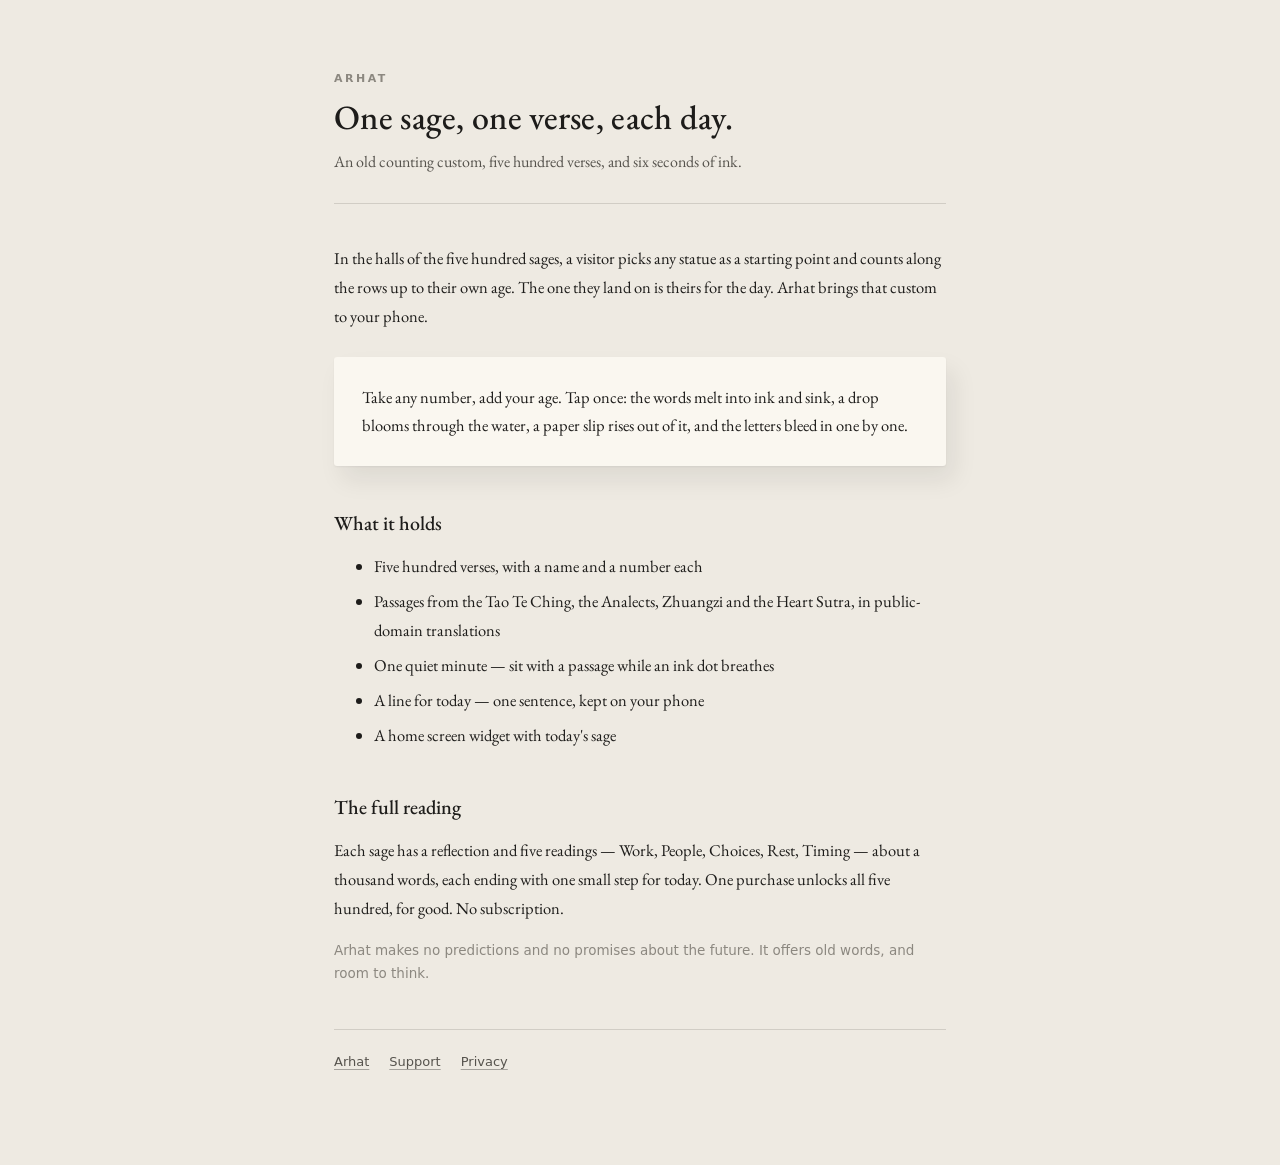
<file: index.html>
<!doctype html><html lang="en"><head><meta charset="utf-8">
<meta name="viewport" content="width=device-width,initial-scale=1">
<title>Arhat — one verse a day</title>
<link rel="preconnect" href="https://fonts.gstatic.com" crossorigin>
<link rel="stylesheet" href="https://fonts.googleapis.com/css2?family=EB+Garamond:wght@400;500&display=swap">
<link rel="stylesheet" href="_style.css"></head><body><div class="wrap">
<header><div class="mark">Arhat</div><h1>One sage, one verse, each day.</h1><p class="sub">An old counting custom, five hundred verses, and six seconds of ink.</p></header>
<p>In the halls of the five hundred sages, a visitor picks any statue as a starting point and counts along the rows up to their own age. The one they land on is theirs for the day. Arhat brings that custom to your phone.</p>
<div class="card"><p>Take any number, add your age. Tap once: the words melt into ink and sink, a drop blooms through the water, a paper slip rises out of it, and the letters bleed in one by one.</p></div>
<h2>What it holds</h2>
<ul>
<li>Five hundred verses, with a name and a number each</li>
<li>Passages from the Tao Te Ching, the Analects, Zhuangzi and the Heart Sutra, in public-domain translations</li>
<li>One quiet minute — sit with a passage while an ink dot breathes</li>
<li>A line for today — one sentence, kept on your phone</li>
<li>A home screen widget with today's sage</li>
</ul>
<h2>The full reading</h2>
<p>Each sage has a reflection and five readings — Work, People, Choices, Rest, Timing — about a thousand words, each ending with one small step for today. One purchase unlocks all five hundred, for good. No subscription.</p>
<p class="small">Arhat makes no predictions and no promises about the future. It offers old words, and room to think.</p>
<nav><a href="index.html">Arhat</a><a href="support.html">Support</a><a href="privacy.html">Privacy</a></nav>
</div></body></html>
</file>
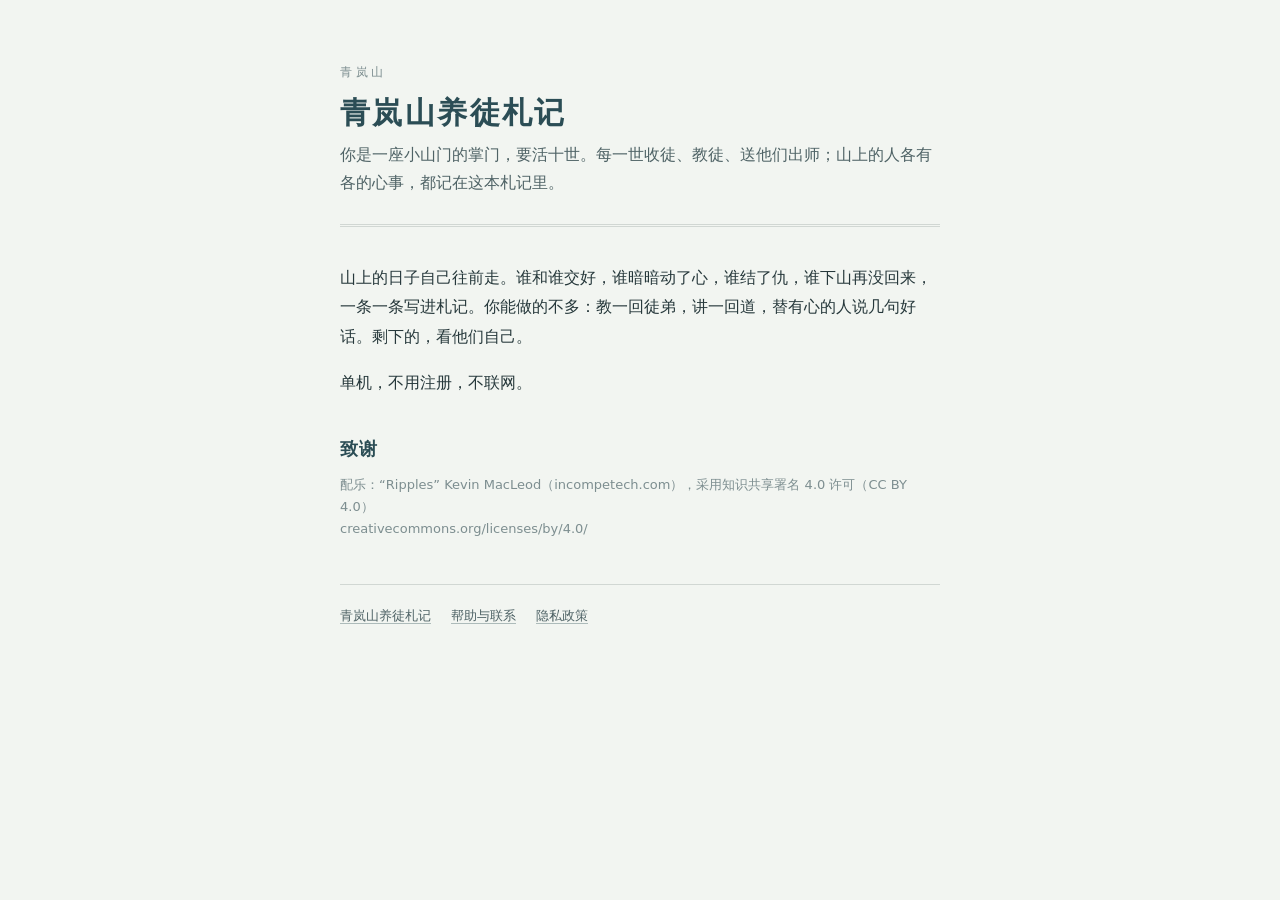
<file: qinglanshan/index.html>
<!doctype html><html lang="zh-Hans"><head><meta charset="utf-8">
<meta name="viewport" content="width=device-width,initial-scale=1">
<title>青岚山养徒札记</title>
<link rel="stylesheet" href="_style.css"></head><body><div class="wrap">
<header><div class="mark">青岚山</div><h1>青岚山养徒札记</h1><p class="sub">你是一座小山门的掌门，要活十世。每一世收徒、教徒、送他们出师；山上的人各有各的心事，都记在这本札记里。</p></header>
<p>山上的日子自己往前走。谁和谁交好，谁暗暗动了心，谁结了仇，谁下山再没回来，一条一条写进札记。你能做的不多：教一回徒弟，讲一回道，替有心的人说几句好话。剩下的，看他们自己。</p>
<p>单机，不用注册，不联网。</p>
<h2>致谢</h2>
<p class="small">配乐：“Ripples” Kevin MacLeod（incompetech.com），采用知识共享署名 4.0 许可（CC BY 4.0）<br>creativecommons.org/licenses/by/4.0/</p>
<nav><a href="index.html">青岚山养徒札记</a><a href="support.html">帮助与联系</a><a href="privacy.html">隐私政策</a></nav>
</div></body></html>
</file>
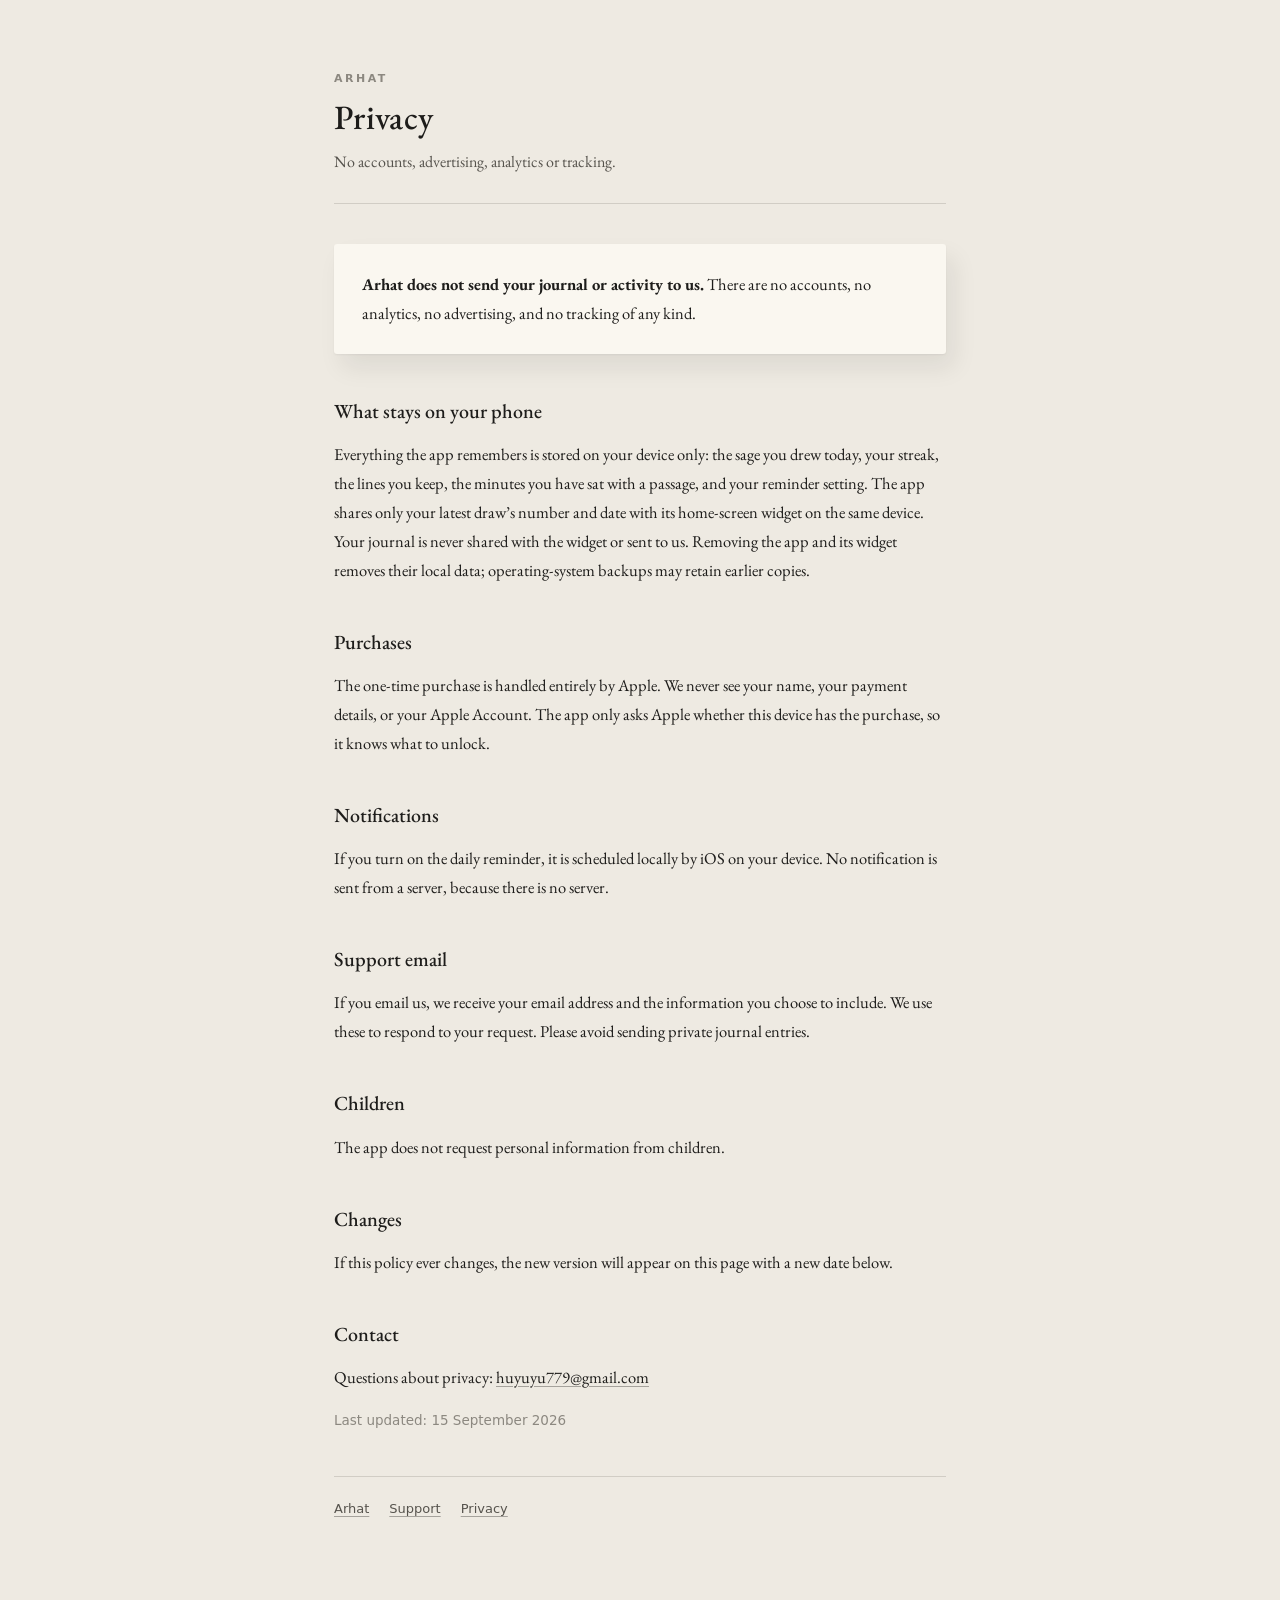
<file: privacy.html>
<!doctype html><html lang="en"><head><meta charset="utf-8">
<meta name="viewport" content="width=device-width,initial-scale=1">
<title>Privacy — Arhat</title>
<link rel="preconnect" href="https://fonts.gstatic.com" crossorigin>
<link rel="stylesheet" href="https://fonts.googleapis.com/css2?family=EB+Garamond:wght@400;500&display=swap">
<link rel="stylesheet" href="_style.css"></head><body><div class="wrap">
<header><div class="mark">Arhat</div><h1>Privacy</h1><p class="sub">No accounts, advertising, analytics or tracking.</p></header>
<div class="card"><p><strong>Arhat does not send your journal or activity to us.</strong> There are no accounts, no analytics, no advertising, and no tracking of any kind.</p></div>
<h2>What stays on your phone</h2>
<p>Everything the app remembers is stored on your device only: the sage you drew today, your streak, the lines you keep, the minutes you have sat with a passage, and your reminder setting. The app shares only your latest draw’s number and date with its home-screen widget on the same device. Your journal is never shared with the widget or sent to us. Removing the app and its widget removes their local data; operating-system backups may retain earlier copies.</p>
<h2>Purchases</h2>
<p>The one-time purchase is handled entirely by Apple. We never see your name, your payment details, or your Apple Account. The app only asks Apple whether this device has the purchase, so it knows what to unlock.</p>
<h2>Notifications</h2>
<p>If you turn on the daily reminder, it is scheduled locally by iOS on your device. No notification is sent from a server, because there is no server.</p>
<h2>Support email</h2>
<p>If you email us, we receive your email address and the information you choose to include. We use these to respond to your request. Please avoid sending private journal entries.</p>
<h2>Children</h2>
<p>The app does not request personal information from children.</p>
<h2>Changes</h2>
<p>If this policy ever changes, the new version will appear on this page with a new date below.</p>
<h2>Contact</h2>
<p>Questions about privacy: <a href="mailto:huyuyu779@gmail.com">huyuyu779@gmail.com</a></p>
<p class="small">Last updated: 15 September 2026</p>
<nav><a href="index.html">Arhat</a><a href="support.html">Support</a><a href="privacy.html">Privacy</a></nav>
</div></body></html>
</file>
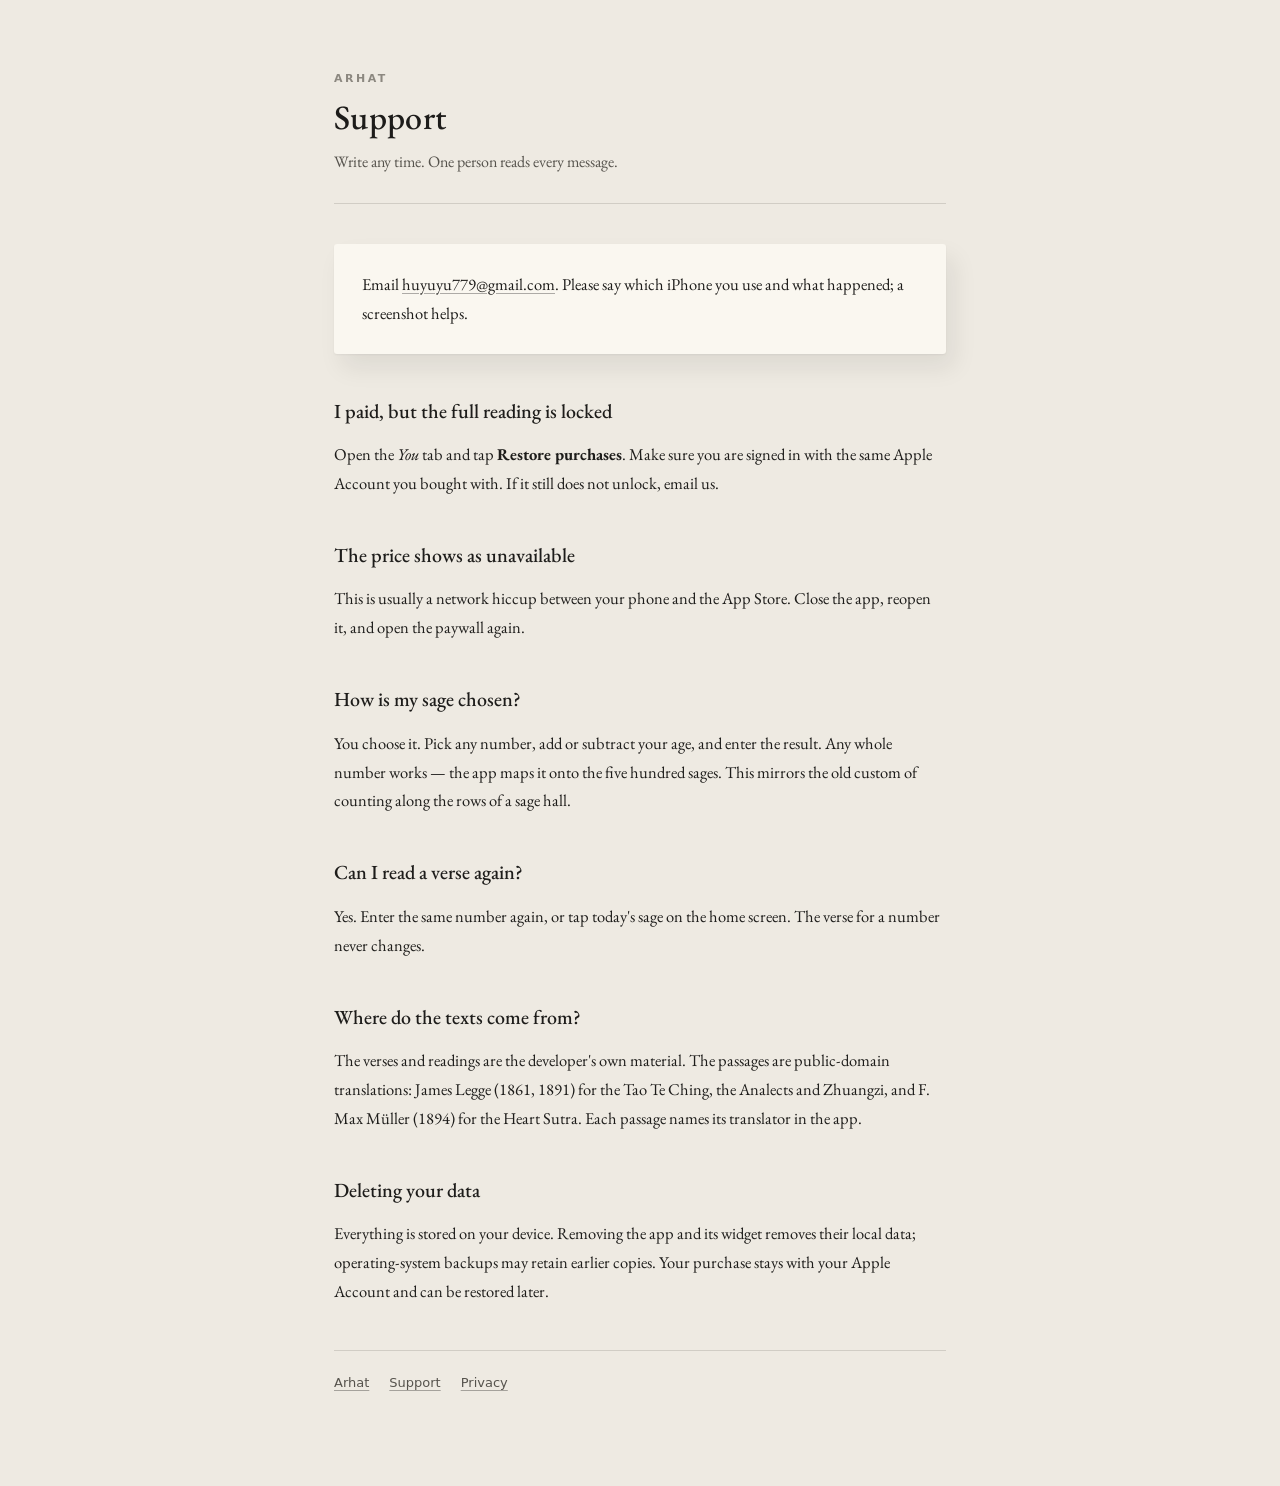
<file: support.html>
<!doctype html><html lang="en"><head><meta charset="utf-8">
<meta name="viewport" content="width=device-width,initial-scale=1">
<title>Support — Arhat</title>
<link rel="preconnect" href="https://fonts.gstatic.com" crossorigin>
<link rel="stylesheet" href="https://fonts.googleapis.com/css2?family=EB+Garamond:wght@400;500&display=swap">
<link rel="stylesheet" href="_style.css"></head><body><div class="wrap">
<header><div class="mark">Arhat</div><h1>Support</h1><p class="sub">Write any time. One person reads every message.</p></header>
<div class="card"><p>Email <a href="mailto:huyuyu779@gmail.com">huyuyu779@gmail.com</a>. Please say which iPhone you use and what happened; a screenshot helps.</p></div>
<h2>I paid, but the full reading is locked</h2>
<p>Open the <em>You</em> tab and tap <strong>Restore purchases</strong>. Make sure you are signed in with the same Apple Account you bought with. If it still does not unlock, email us.</p>
<h2>The price shows as unavailable</h2>
<p>This is usually a network hiccup between your phone and the App Store. Close the app, reopen it, and open the paywall again.</p>
<h2>How is my sage chosen?</h2>
<p>You choose it. Pick any number, add or subtract your age, and enter the result. Any whole number works — the app maps it onto the five hundred sages. This mirrors the old custom of counting along the rows of a sage hall.</p>
<h2>Can I read a verse again?</h2>
<p>Yes. Enter the same number again, or tap today's sage on the home screen. The verse for a number never changes.</p>
<h2>Where do the texts come from?</h2>
<p>The verses and readings are the developer's own material. The passages are public-domain translations: James Legge (1861, 1891) for the Tao Te Ching, the Analects and Zhuangzi, and F. Max Müller (1894) for the Heart Sutra. Each passage names its translator in the app.</p>
<h2>Deleting your data</h2>
<p>Everything is stored on your device. Removing the app and its widget removes their local data; operating-system backups may retain earlier copies. Your purchase stays with your Apple Account and can be restored later.</p>
<nav><a href="index.html">Arhat</a><a href="support.html">Support</a><a href="privacy.html">Privacy</a></nav>
</div></body></html>
</file>
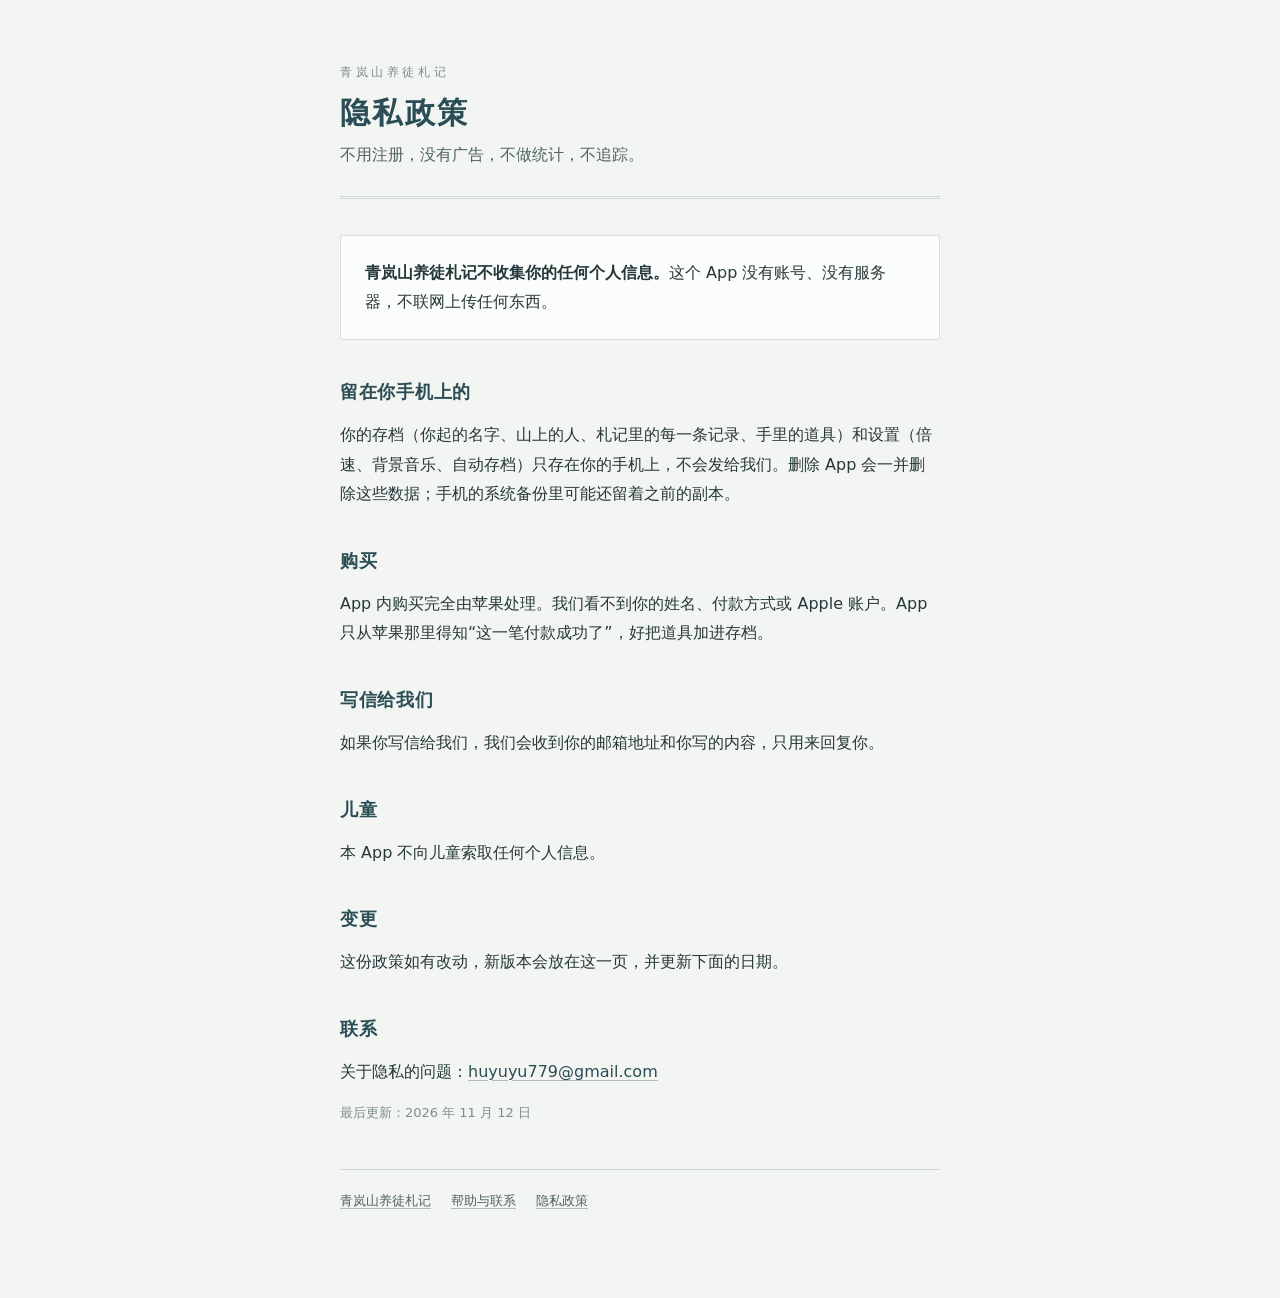
<file: qinglanshan/privacy.html>
<!doctype html><html lang="zh-Hans"><head><meta charset="utf-8">
<meta name="viewport" content="width=device-width,initial-scale=1">
<title>隐私政策 · 青岚山养徒札记</title>
<link rel="stylesheet" href="_style.css"></head><body><div class="wrap">
<header><div class="mark">青岚山养徒札记</div><h1>隐私政策</h1><p class="sub">不用注册，没有广告，不做统计，不追踪。</p></header>
<div class="card"><p><strong>青岚山养徒札记不收集你的任何个人信息。</strong>这个 App 没有账号、没有服务器，不联网上传任何东西。</p></div>
<h2>留在你手机上的</h2>
<p>你的存档（你起的名字、山上的人、札记里的每一条记录、手里的道具）和设置（倍速、背景音乐、自动存档）只存在你的手机上，不会发给我们。删除 App 会一并删除这些数据；手机的系统备份里可能还留着之前的副本。</p>
<h2>购买</h2>
<p>App 内购买完全由苹果处理。我们看不到你的姓名、付款方式或 Apple 账户。App 只从苹果那里得知“这一笔付款成功了”，好把道具加进存档。</p>
<h2>写信给我们</h2>
<p>如果你写信给我们，我们会收到你的邮箱地址和你写的内容，只用来回复你。</p>
<h2>儿童</h2>
<p>本 App 不向儿童索取任何个人信息。</p>
<h2>变更</h2>
<p>这份政策如有改动，新版本会放在这一页，并更新下面的日期。</p>
<h2>联系</h2>
<p>关于隐私的问题：<a href="mailto:huyuyu779@gmail.com">huyuyu779@gmail.com</a></p>
<p class="small">最后更新：2026 年 11 月 12 日</p>
<nav><a href="index.html">青岚山养徒札记</a><a href="support.html">帮助与联系</a><a href="privacy.html">隐私政策</a></nav>
</div></body></html>
</file>
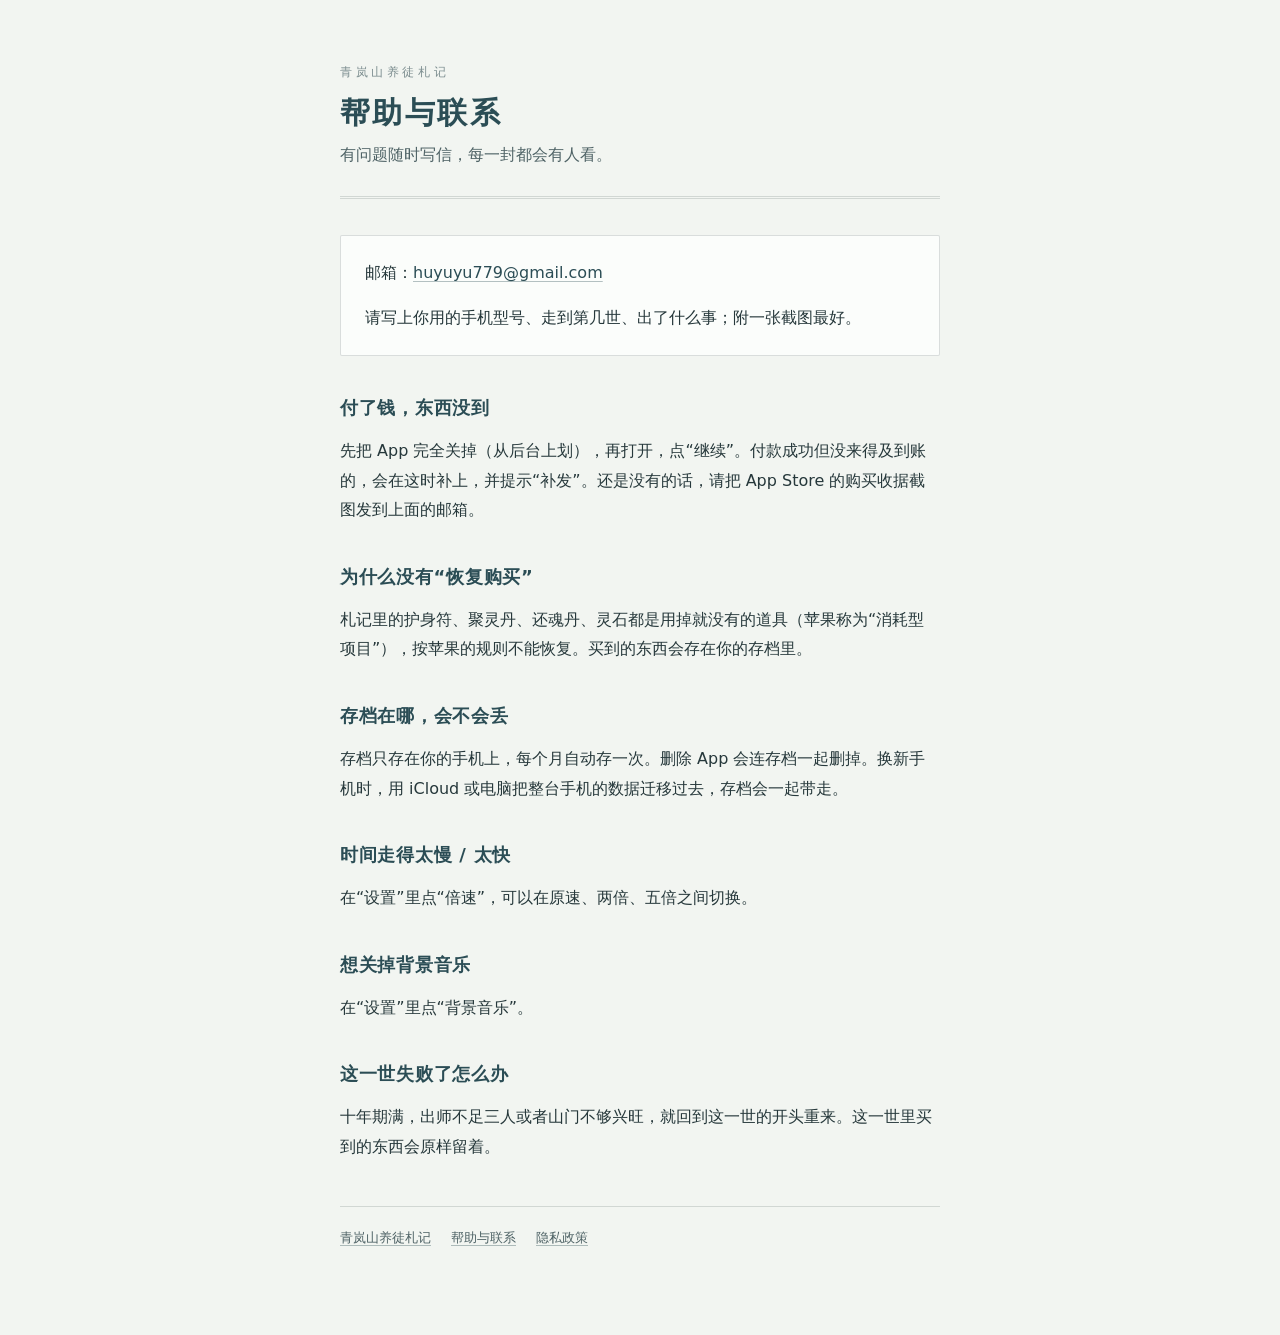
<file: qinglanshan/support.html>
<!doctype html><html lang="zh-Hans"><head><meta charset="utf-8">
<meta name="viewport" content="width=device-width,initial-scale=1">
<title>帮助与联系 · 青岚山养徒札记</title>
<link rel="stylesheet" href="_style.css"></head><body><div class="wrap">
<header><div class="mark">青岚山养徒札记</div><h1>帮助与联系</h1><p class="sub">有问题随时写信，每一封都会有人看。</p></header>
<div class="card"><p>邮箱：<a href="mailto:huyuyu779@gmail.com">huyuyu779@gmail.com</a></p><p>请写上你用的手机型号、走到第几世、出了什么事；附一张截图最好。</p></div>
<h2>付了钱，东西没到</h2>
<p>先把 App 完全关掉（从后台上划），再打开，点“继续”。付款成功但没来得及到账的，会在这时补上，并提示“补发”。还是没有的话，请把 App Store 的购买收据截图发到上面的邮箱。</p>
<h2>为什么没有“恢复购买”</h2>
<p>札记里的护身符、聚灵丹、还魂丹、灵石都是用掉就没有的道具（苹果称为“消耗型项目”），按苹果的规则不能恢复。买到的东西会存在你的存档里。</p>
<h2>存档在哪，会不会丢</h2>
<p>存档只存在你的手机上，每个月自动存一次。删除 App 会连存档一起删掉。换新手机时，用 iCloud 或电脑把整台手机的数据迁移过去，存档会一起带走。</p>
<h2>时间走得太慢 / 太快</h2>
<p>在“设置”里点“倍速”，可以在原速、两倍、五倍之间切换。</p>
<h2>想关掉背景音乐</h2>
<p>在“设置”里点“背景音乐”。</p>
<h2>这一世失败了怎么办</h2>
<p>十年期满，出师不足三人或者山门不够兴旺，就回到这一世的开头重来。这一世里买到的东西会原样留着。</p>
<nav><a href="index.html">青岚山养徒札记</a><a href="support.html">帮助与联系</a><a href="privacy.html">隐私政策</a></nav>
</div></body></html>
</file>
<file: _style.css>
:root{--paper:#EEEAE2;--slip:#FAF7F0;--ink:#1D1C1A;--ink2:#56534D;--ink3:#8C8880;--line:rgba(29,28,26,.14);
 --serif:"EB Garamond",Georgia,"Times New Roman",serif;--sans:-apple-system,"SF Pro Text","Segoe UI",system-ui,sans-serif}
*{box-sizing:border-box}
body{margin:0;background:var(--paper);color:var(--ink);font-family:var(--serif);-webkit-font-smoothing:antialiased}
.wrap{max-width:660px;margin:0 auto;padding:72px 24px 96px}
header{padding-bottom:28px;border-bottom:1px solid var(--line);margin-bottom:40px}
.mark{font-family:var(--sans);font-size:11px;font-weight:600;letter-spacing:2.5px;text-transform:uppercase;color:var(--ink3)}
h1{margin:12px 0 0;font-size:34px;font-weight:500;line-height:1.2;letter-spacing:.3px}
.sub{margin:10px 0 0;font-size:16px;line-height:1.7;color:var(--ink2)}
h2{margin:44px 0 12px;font-size:20px;font-weight:500}
p,li{font-size:16.5px;line-height:1.75;color:var(--ink)}
li{margin-bottom:6px}
a{color:var(--ink);text-decoration-color:rgba(29,28,26,.35);text-underline-offset:3px}
.small{font-size:13.5px;color:var(--ink3);font-family:var(--sans);line-height:1.7}
.card{background:var(--slip);border-radius:3px;padding:26px 28px;margin:26px 0;box-shadow:8px 14px 24px rgba(20,22,24,.08),0 1px 2px rgba(0,0,0,.05)}
.card p:first-child{margin-top:0}.card p:last-child{margin-bottom:0}
nav{margin-top:44px;padding-top:24px;border-top:1px solid var(--line);font-family:var(--sans);font-size:13px;color:var(--ink3)}
nav a{margin-right:20px;color:var(--ink2)}
@media (prefers-color-scheme:dark){:root{--paper:#EEEAE2}}
</file>
<file: qinglanshan/_style.css>
:root{--paper:#f2f5f1;--slip:#fbfdfb;--ink:#26383b;--ink2:#4f6366;--ink3:#7d8e90;--teal:#2b4d55;--line:rgba(38,56,59,.16);
 --sans:-apple-system,"PingFang SC","Hiragino Sans GB","Microsoft YaHei","Noto Sans SC",system-ui,sans-serif}
*{box-sizing:border-box}
body{margin:0;background:var(--paper);color:var(--ink);font-family:var(--sans);-webkit-font-smoothing:antialiased}
.wrap{max-width:640px;margin:0 auto;padding:64px 20px 88px}
header{padding-bottom:26px;border-bottom:3px double var(--line);margin-bottom:36px}
.mark{font-size:12px;letter-spacing:.3em;color:var(--ink3)}
h1{margin:12px 0 0;font-size:30px;font-weight:600;line-height:1.3;letter-spacing:.08em;color:var(--teal)}
.sub{margin:10px 0 0;font-size:15.5px;line-height:1.8;color:var(--ink2)}
h2{margin:40px 0 10px;font-size:18px;font-weight:600;color:var(--teal);letter-spacing:.04em}
p,li{font-size:16px;line-height:1.85;color:var(--ink)}
li{margin-bottom:6px}
a{color:var(--teal);text-decoration-color:rgba(43,77,85,.35);text-underline-offset:3px}
.small{font-size:13px;color:var(--ink3);line-height:1.7}
.card{background:var(--slip);border:1px solid var(--line);border-radius:2px;padding:22px 24px;margin:24px 0}
.card p:first-child{margin-top:0}.card p:last-child{margin-bottom:0}
nav{margin-top:44px;padding-top:22px;border-top:1px solid var(--line);font-size:13px;color:var(--ink3)}
nav a{margin-right:20px;color:var(--ink2)}
</file>
